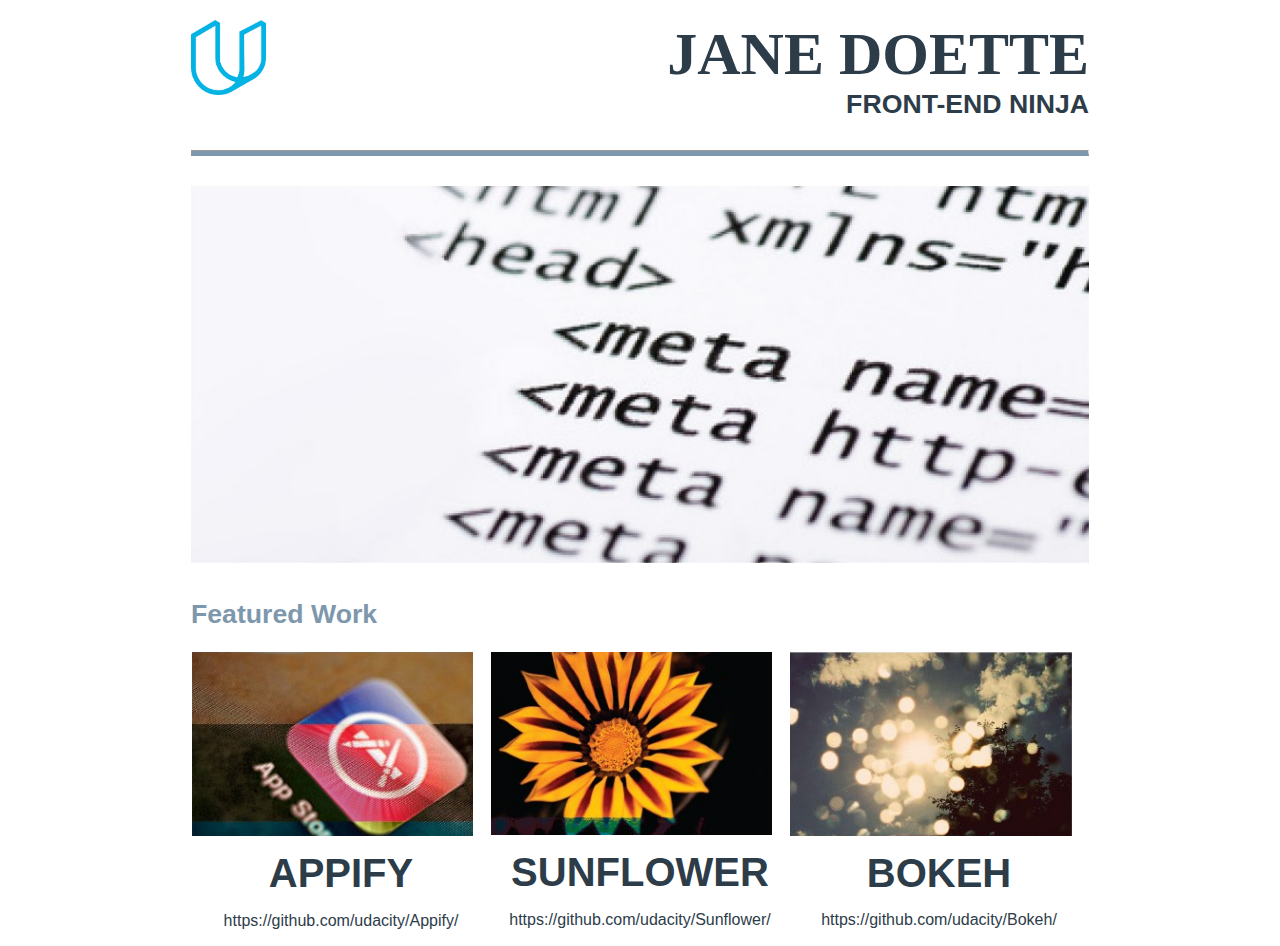
<file: Project 3 - Build a Porfolio Site/index.html>
<!DOCTYPE html>
<html>
<head>
  <meta name="viewport" content="width=device-width, initial-scale=1">
  <meta charset="UTF-8">
  <title>Project 2 - My porfolio</title>
  <link rel="stylesheet" href="style/styles.css" />
</head>
<body>
  <div class="flex-container space-padding">
    <header id="header-logo">
      <img id="logo-img" src="image/udacity.png" alt="udacity logo" />
    </header>
    <div id="header-title">
      <h1 class="title">JANE DOETTE</h1>
      <h1 class="subtitle">FRONT-END NINJA</h1>
    </div>
    <hr id="separator" />
    <section id="banner">
      <img src="image/banner.png" alt="Banner" />
    </section>
  	<section id="featured-work">
      <h2>Featured Work</h2>
      <div class="flex-container">
    	<article class="work-article">
          <div><img class="img-responsive" src="image/work1.png" alt="Appify" /></div>
          <h3>APPIFY</h3>
          <p class="work-info"><a href="https://github.com/udacity/Appify/">https://github.com/udacity/Appify/</a></p>
        </article>
    	<article class="work-article">
          <div><img class="img-responsive" src="image/work2.png" alt="Sunflower" /></div>
          <h3>SUNFLOWER</h3>
          <p class="work-info"><a href="https://github.com/udacity/Sunflower/">https://github.com/udacity/Sunflower/</a></p>
        </article>
    	<article class="work-article">
          <div><img class="img-responsive" src="image/work3.png" alt="Bokeh" /></div>
          <h3>BOKEH</h3>
          <div class="work-info"><a href="https://github.com/udacity/Bokeh/">https://github.com/udacity/Bokeh/</a></div>
        </article>
      </div>
  	</section>
  </div>
</body>
</html>
</file>
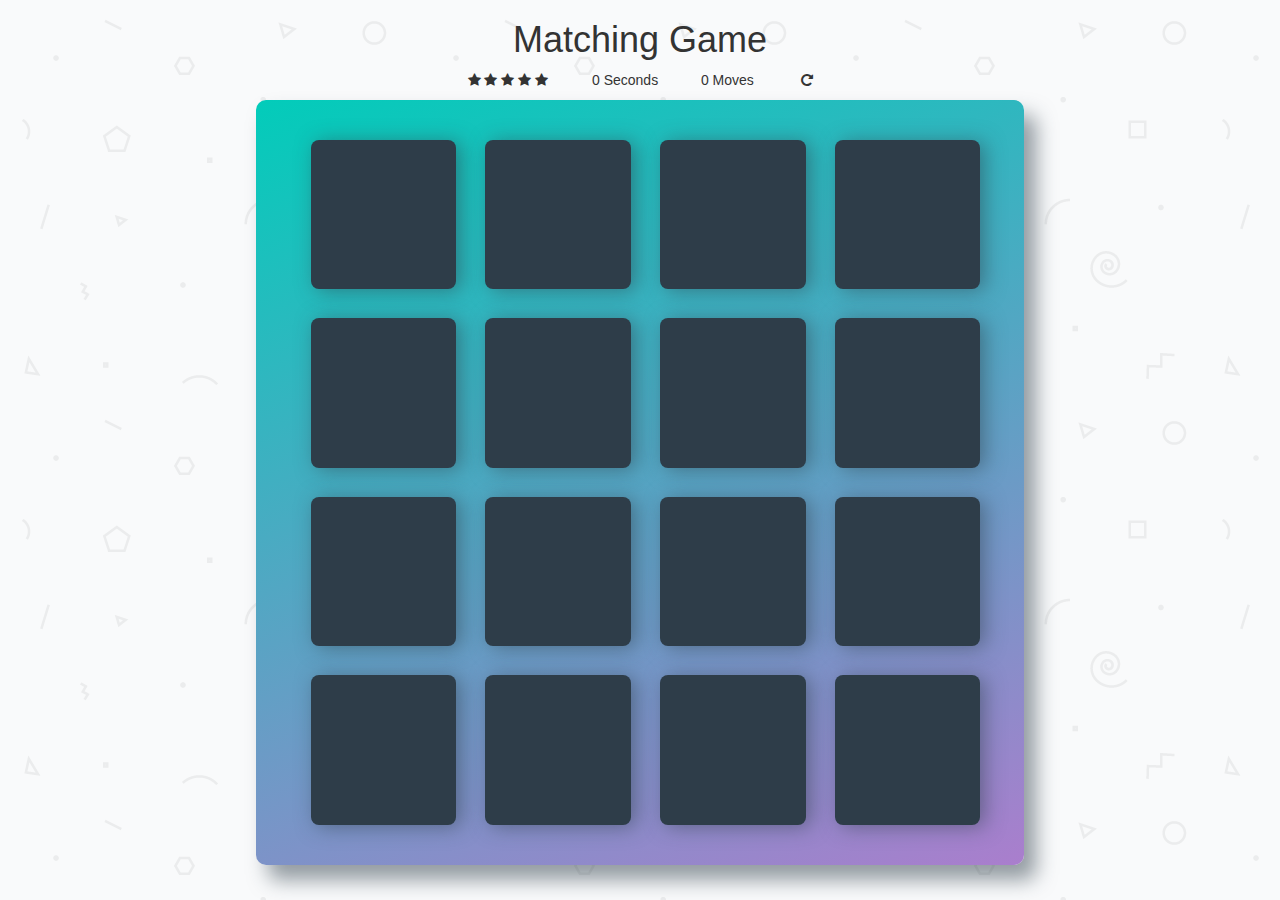
<file: Project 5 - Memory Game/index.html>
<!DOCTYPE html>
<html lang="en">
<head>
    <meta charset="utf-8">
	<meta name="viewport" content="width=device-width, initial-scale=1.0">
    <title>Matching Game</title>
    <meta name="description" content="Memory Game">
    <link rel="stylesheet prefetch" href="https://maxcdn.bootstrapcdn.com/font-awesome/4.6.1/css/font-awesome.min.css">
    <link rel="stylesheet prefetch" href="https://fonts.googleapis.com/css?family=Coda">
    <link rel="stylesheet" href="css/app.css">
	<link rel="stylesheet" href="css/animate.css">
	
	<script src="https://code.jquery.com/jquery-3.2.1.min.js" integrity="sha256-hwg4gsxgFZhOsEEamdOYGBf13FyQuiTwlAQgxVSNgt4=" crossorigin="anonymous"></script>
	
	<link rel="stylesheet" href="https://maxcdn.bootstrapcdn.com/bootstrap/3.1.1/css/bootstrap.min.css">
	<script src="https://maxcdn.bootstrapcdn.com/bootstrap/3.1.1/js/bootstrap.min.js"></script>
</head>
<body>
    <div class="game-container">
        <header>
            <h1>Matching Game</h1>
        </header>

        <section class="score-panel">
        	<ul class="stars">
        		<li><i class="fa fa-star"></i></li>
        		<li><i class="fa fa-star"></i></li>
        		<li><i class="fa fa-star"></i></li>
        		<li><i class="fa fa-star"></i></li>
        		<li><i class="fa fa-star"></i></li>
        	</ul>
			
			&nbsp;&nbsp;&nbsp;&nbsp;&nbsp;&nbsp;&nbsp;&nbsp;&nbsp;<span class="game_timer">0</span> Seconds &nbsp;&nbsp;&nbsp;&nbsp;&nbsp;&nbsp;&nbsp;&nbsp;&nbsp;
			
        	<span class="moves">0</span> Moves

            <div class="restart">
        		<i class="fa fa-repeat"></i>
        	</div>
        </section>

        <ul class="deck">
            <li class="card">
                <i class="fa fa-diamond"></i>
            </li>
            <li class="card">
                <i class="fa fa-paper-plane-o"></i>
            </li>
            <li class="card">
                <i class="fa fa-anchor"></i>
            </li>
            <li class="card">
                <i class="fa fa-bolt"></i>
            </li>
            <li class="card">
                <i class="fa fa-cube"></i>
            </li>
            <li class="card">
                <i class="fa fa-anchor"></i>
            </li>
            <li class="card">
                <i class="fa fa-leaf"></i>
            </li>
            <li class="card">
                <i class="fa fa-bicycle"></i>
            </li>
            <li class="card">
                <i class="fa fa-diamond"></i>
            </li>
            <li class="card">
                <i class="fa fa-bomb"></i>
            </li>
            <li class="card">
                <i class="fa fa-leaf"></i>
            </li>
            <li class="card">
                <i class="fa fa-bomb"></i>
            </li>
            <li class="card">
                <i class="fa fa-bolt"></i>
            </li>
            <li class="card">
                <i class="fa fa-bicycle"></i>
            </li>
            <li class="card">
                <i class="fa fa-paper-plane-o"></i>
            </li>
            <li class="card">
                <i class="fa fa-cube"></i>
            </li>
        </ul>
    </div>

	<!-- Congratulation Modal -->
    <div id="congrat-modal" class="modal fade">
      <div class="modal-dialog">
        <div class="modal-content">
          <div class="modal-header">
            <button type="button" class="close" data-dismiss="modal" aria-hidden="true">&times;</button>
            <h4 class="modal-title">Congratulation</h4>
          </div>
          <div class="modal-body text-center">
            <h1>You WIN! Keep practicing!</h1>
			<h2>You got <strong><span id="star-got"></span></strong> star with <strong><span id="move-gone"></span></strong> moves, after <strong><span id="time-gone"></span></strong> seconds</h2>
            <img class="win" src="img/win.png" />
          </div>
          <div class="modal-footer text-center">
            <button type="button" class="btn btn-default restart" data-dismiss="modal">Continue</button>
          </div>
        </div>
      </div>
    </div>
	
    <script src="js/app.js"></script>
</body>
</html>
</file>
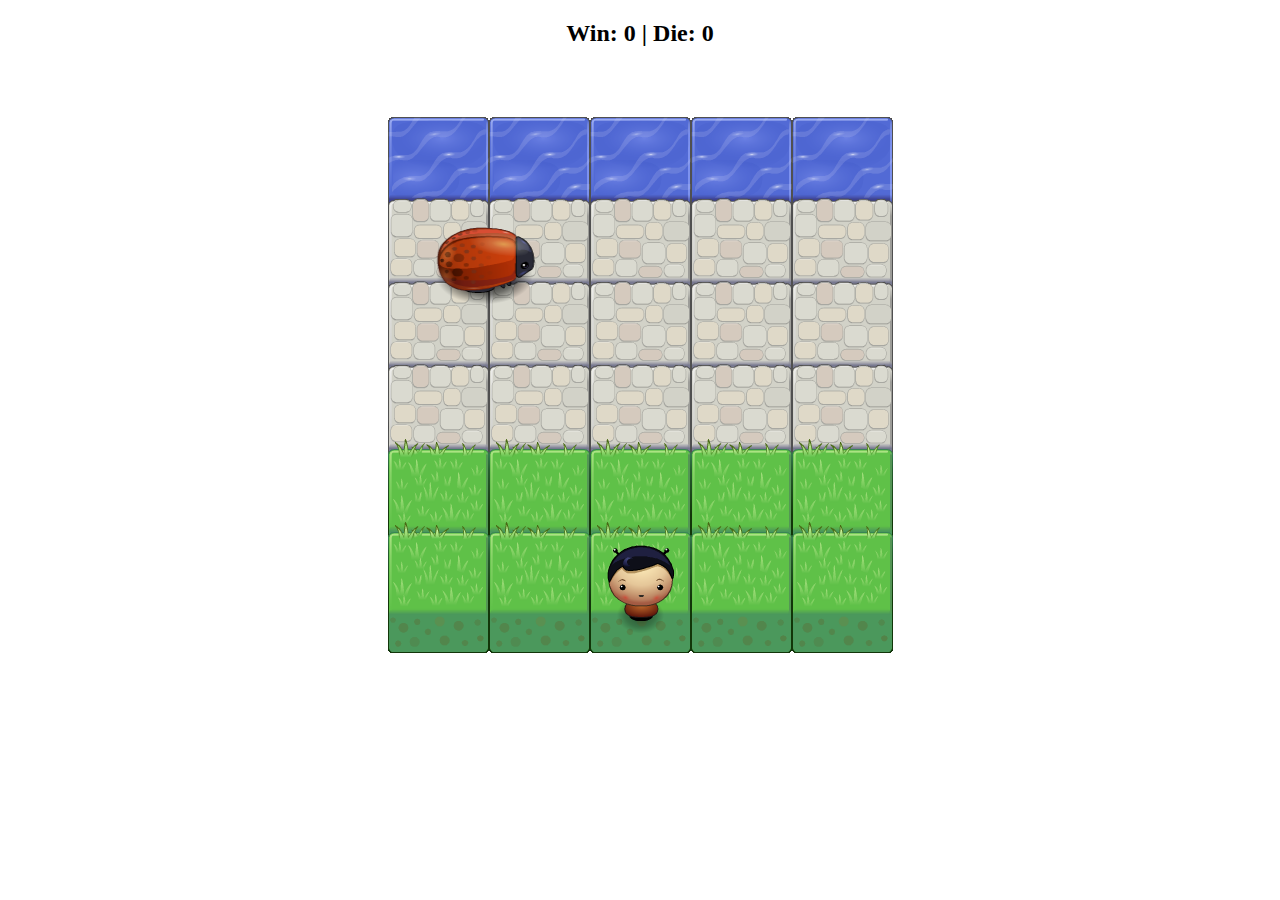
<file: Project 6 - Arcade Game/index.html>
<!DOCTYPE html>
<html>
<head>
    <meta charset="UTF-8">
    <title>Effective JavaScript: Frogger</title>
    <link rel="stylesheet" href="css/style.css">
</head>
<body>
	<h2>Win: <span id="win">0</span> | Die: <span id="die">0</span></h2>
    <script src="js/resources.js"></script>
    <script src="js/app.js"></script>
    <script src="js/engine.js"></script>
</body>
</html>
</file>
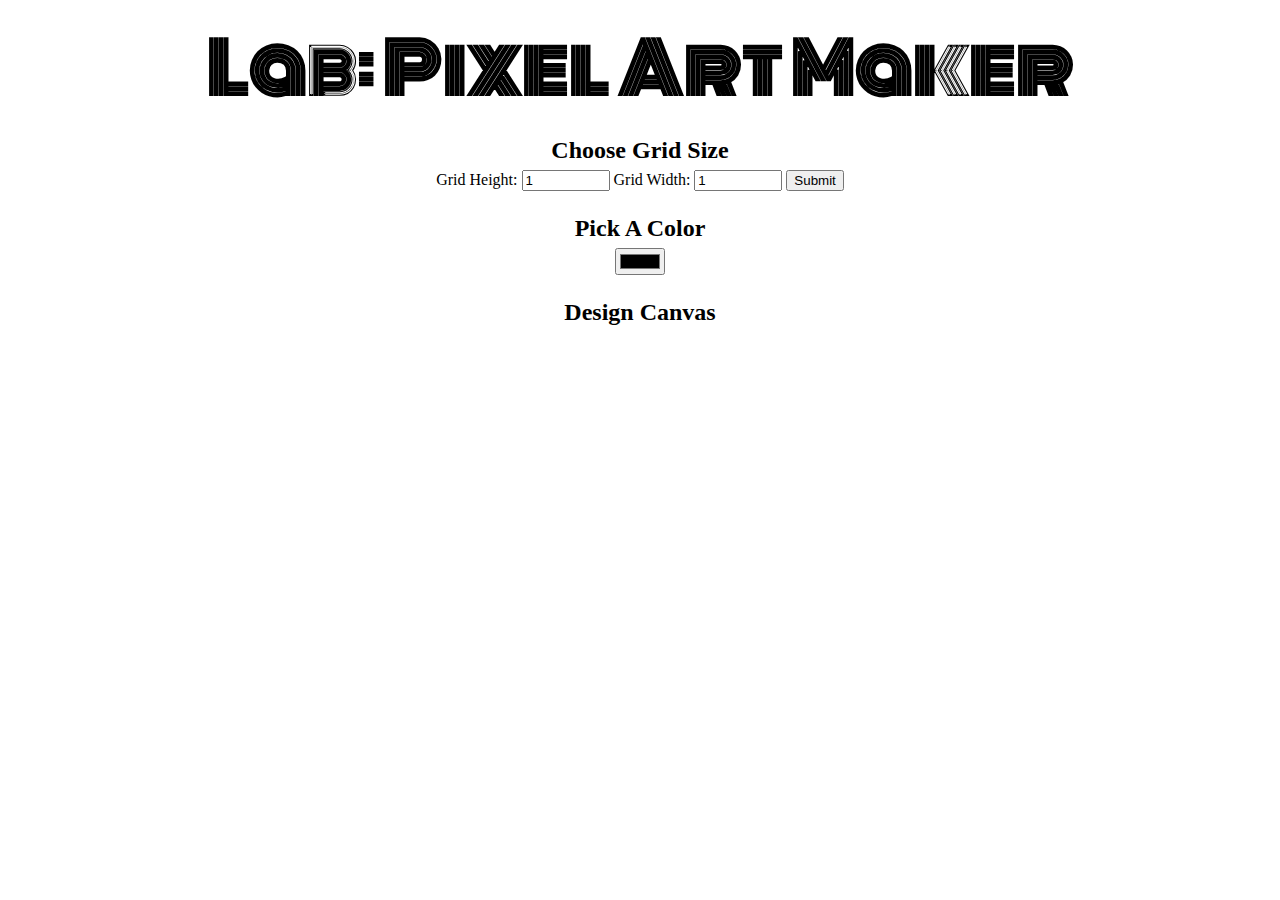
<file: Project 4 - Pixel Art Maker/1. Normal version/index.html>
<!DOCTYPE html>
<html>
<head>
    <title>Pixel Art Maker!</title>
    <link rel="stylesheet" href="https://fonts.googleapis.com/css?family=Monoton">
    <link rel="stylesheet" href="styles.css">
	<script src="https://code.jquery.com/jquery-3.2.1.min.js" integrity="sha256-hwg4gsxgFZhOsEEamdOYGBf13FyQuiTwlAQgxVSNgt4=" crossorigin="anonymous"></script>
</head>
<body>
    <h1>Lab: Pixel Art Maker</h1>

    <h2>Choose Grid Size</h2>
    <form id="sizePicker">
        Grid Height:
        <input type="number" id="input_height" name="height" min="1" value="1">
        Grid Width:
        <input type="number" id="input_width" name="width" min="1" value="1">
        <input type="submit" id="submit">
    </form>

    <h2>Pick A Color</h2>
    <input type="color" id="colorPicker">

    <h2>Design Canvas</h2>
    <table id="pixel_canvas"></table>

    <script src="designs.js"></script>
</body>
</html>
</file>
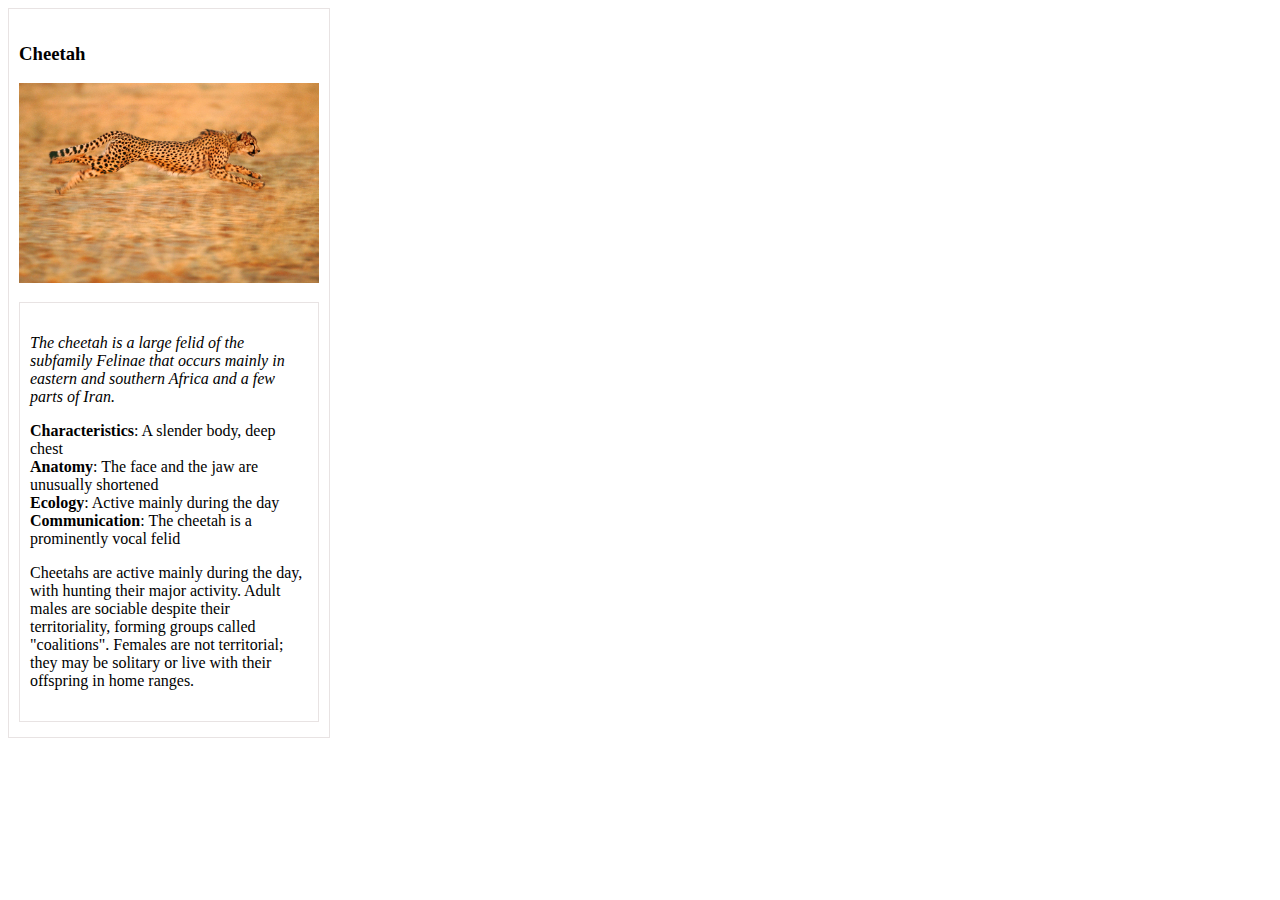
<file: Project 2 - Animal Trading Cards/card.html>
<!DOCTYPE html>
<html>
<head>
	<meta charset="utf-8">
	<title>Animal Trading Cards</title>

	<link rel="stylesheet" href="styles.css" />
</head>
<body>
	<div class="border main-frame">
		<!-- your favorite animal's name goes here -->
		<h3>Cheetah</h3>
		<!-- your favorite animal's image goes here -->
		<img class="picture" src="cheetah.jpg" alt="cheetah">
		<div class="border">
			<!-- your favorite animal's interesting fact goes here -->
			<p class="interesting-fact">The cheetah is a large felid of the subfamily Felinae that occurs mainly in eastern and southern Africa and a few parts of Iran.</p>
			<ul class="fact-list">
				<!-- your favorite animal's list items go here -->
				<li class="fact-item"><span class="animal-fact">Characteristics</span>: A slender body, deep chest</li>
				<li class="fact-item"><span class="animal-fact">Anatomy</span>: The face and the jaw are unusually shortened</li>
				<li class="fact-item"><span class="animal-fact">Ecology</span>: Active mainly during the day</li>
				<li class="fact-item"><span class="animal-fact">Communication</span>: The cheetah is a prominently vocal felid</li>
			</ul>
			<!-- your favorite animal's description goes here -->
			<p>Cheetahs are active mainly during the day, with hunting their major activity. Adult males are sociable despite their territoriality, forming groups called "coalitions". Females are not territorial; they may be solitary or live with their offspring in home ranges.</p>
		</div>
	</div>
</body>
</html>
</file>
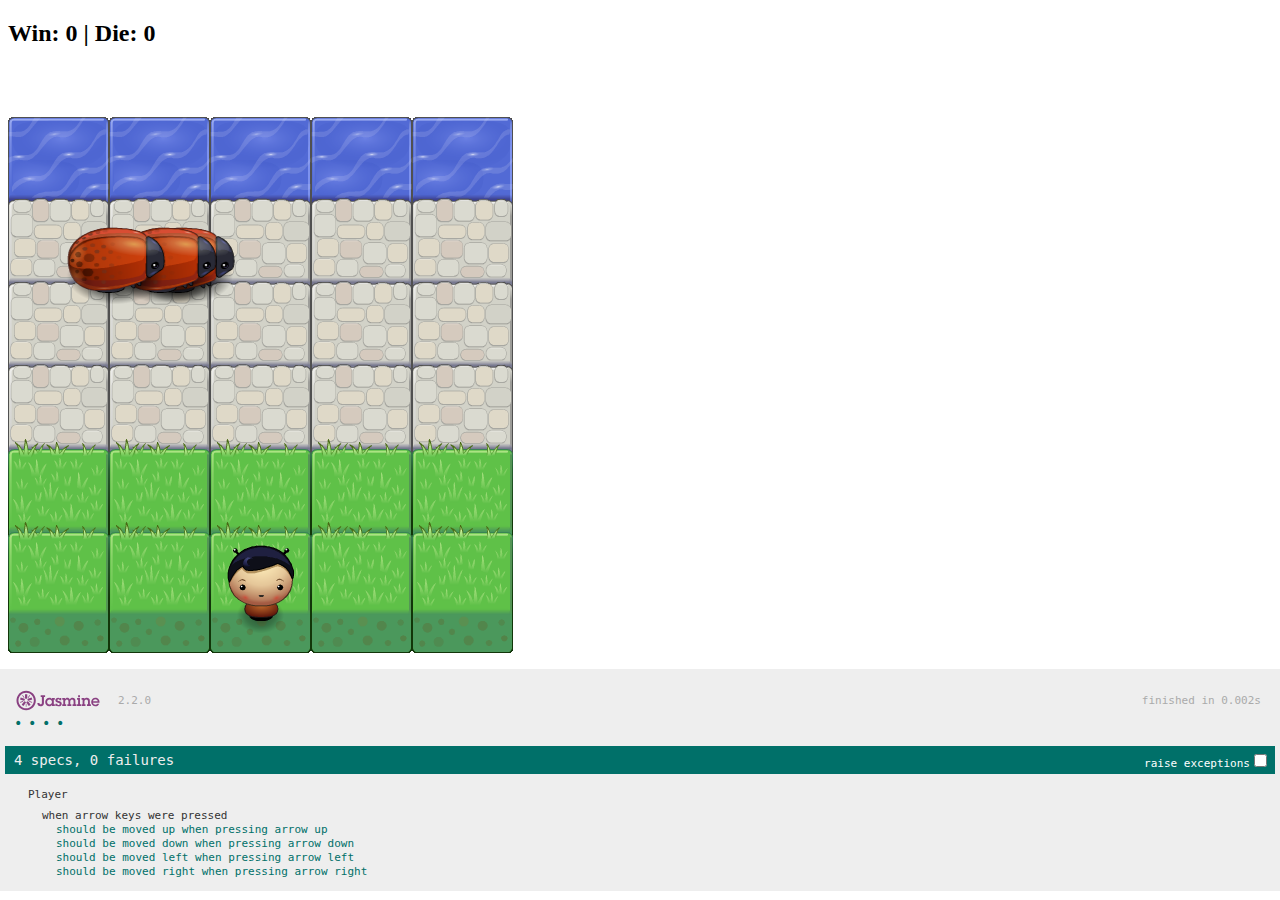
<file: Project 6 - Arcade Game/SpecRunner.html>
<!DOCTYPE html>
<html>
<head>
  <meta charset="utf-8">
  <title>Arcade Game Spec Runner v2.2.0</title>

  <link rel="shortcut icon" type="image/png" href="lib/jasmine-2.2.0/jasmine_favicon.png">
  <link rel="stylesheet" href="lib/jasmine-2.2.0/jasmine.css">

  <script src="lib/jasmine-2.2.0/jasmine.js"></script>
  <script src="lib/jasmine-2.2.0/jasmine-html.js"></script>
  <script src="lib/jasmine-2.2.0/boot.js"></script>
  <script src="lib/jquery-3.2.1.min.js"></script>
</head>

<body>
  <h2>Win: <span id="win">0</span> | Die: <span id="die">0</span></h2>

  <!-- include source files here... -->
  <script src="js/resources.js"></script>
  <script src="js/app.js"></script>
  <script src="js/engine.js"></script>

  <!-- include spec files here... -->
  <script src="spec/SpecHelper.js"></script>
  <script src="spec/AppSpec.js"></script>
</body>
</html>
</file>
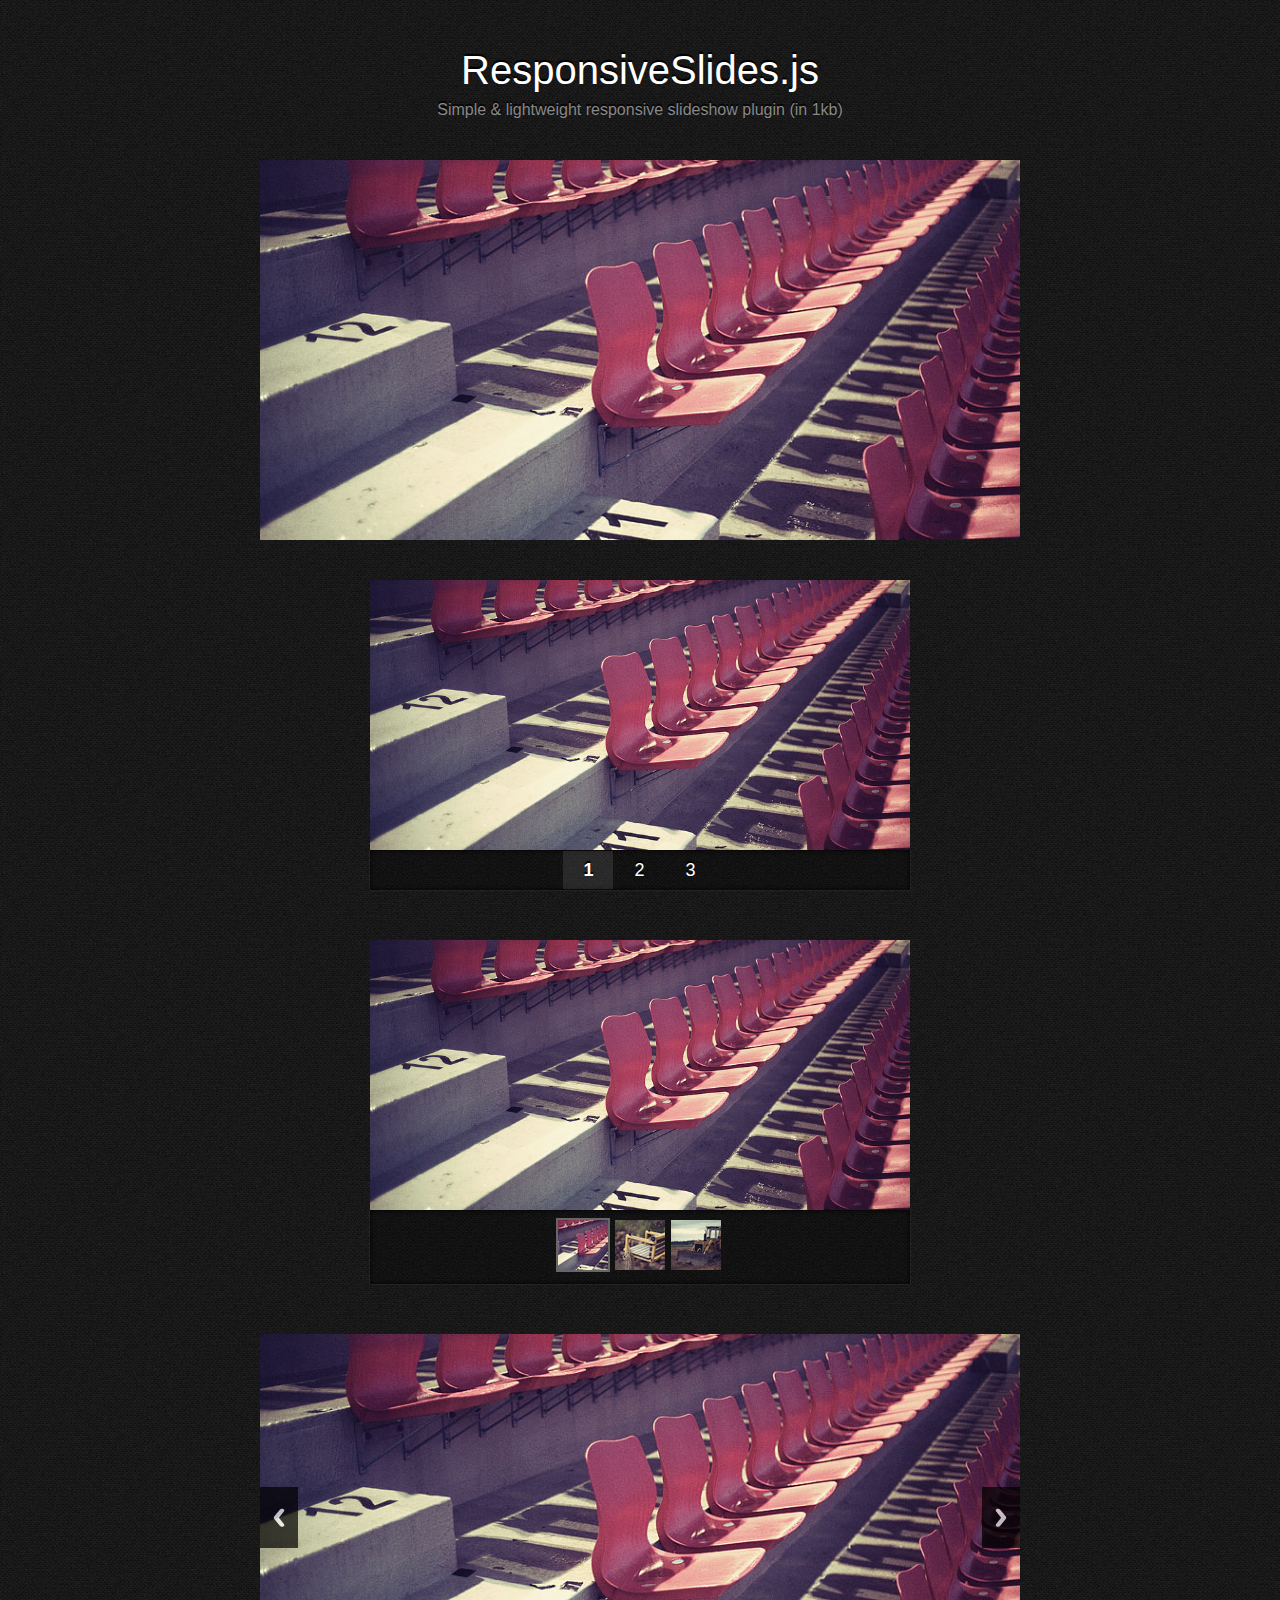
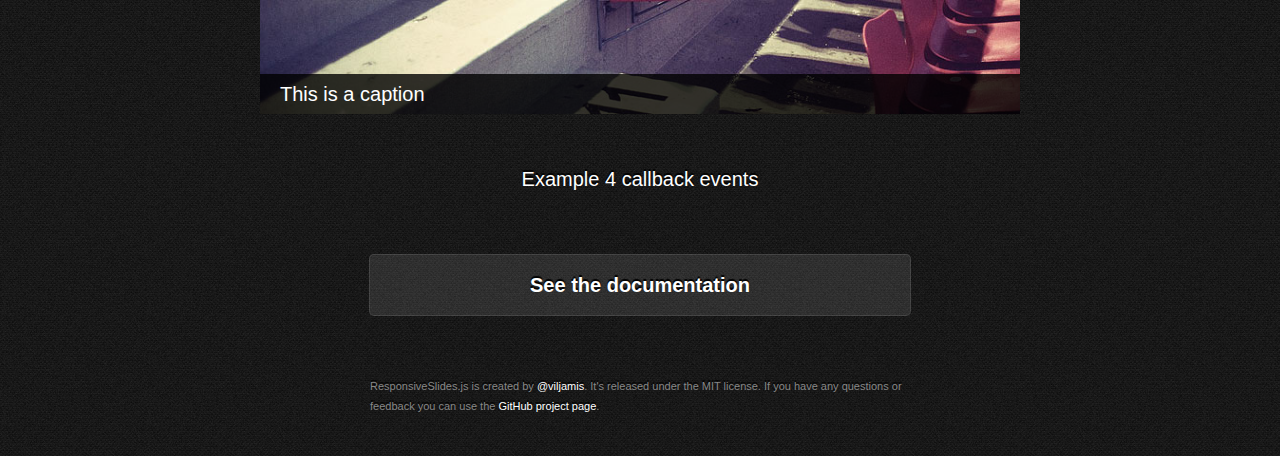
<file: Project 8 - Neighborhood Map/plugins/responsiveslides/demo/demo.html>
<!DOCTYPE html>
<html lang="en">
<head>
  <meta charset="utf-8">
  <title>ResponsiveSlides.js &middot; Responsive jQuery slideshow</title>
  <meta name="viewport" content="width=device-width,initial-scale=1">
  <link rel="stylesheet" href="../responsiveslides.css">
  <link rel="stylesheet" href="demo.css">
  <script src="http://ajax.googleapis.com/ajax/libs/jquery/3.0.0/jquery.min.js"></script>
  <script src="../responsiveslides.min.js"></script>
  <script>
    // You can also use "$(window).load(function() {"
    $(function () {

      // Slideshow 1
      $("#slider1").responsiveSlides({
        maxwidth: 800,
        speed: 800
      });

      // Slideshow 2
      $("#slider2").responsiveSlides({
        auto: false,
        pager: true,
        speed: 300,
        maxwidth: 540
      });

      // Slideshow 3
      $("#slider3").responsiveSlides({
        manualControls: '#slider3-pager',
        maxwidth: 540
      });

      // Slideshow 4
      $("#slider4").responsiveSlides({
        auto: false,
        pager: false,
        nav: true,
        speed: 500,
        namespace: "callbacks",
        before: function () {
          $('.events').append("<li>before event fired.</li>");
        },
        after: function () {
          $('.events').append("<li>after event fired.</li>");
        }
      });

    });
  </script>
</head>
<body>
  <div id="wrapper">
    <h1>ResponsiveSlides.js</h1>
    <h2>Simple &amp; lightweight responsive slideshow plugin (in 1kb)</h2>



    <!-- Slideshow 1 -->
    <ul class="rslides" id="slider1">
      <li><img src="images/1.jpg" alt=""></li>
      <li><img src="images/2.jpg" alt=""></li>
      <li><img src="images/3.jpg" alt=""></li>
    </ul>



    <!-- Slideshow 2 -->
    <ul class="rslides" id="slider2">
      <li><a href="#"><img src="images/1.jpg" alt=""></a></li>
      <li><a href="#"><img src="images/2.jpg" alt=""></a></li>
      <li><a href="#"><img src="images/3.jpg" alt=""></a></li>
    </ul>



    <!-- Slideshow 3 -->
    <ul class="rslides" id="slider3">
      <li><img src="images/1.jpg" alt=""></li>
      <li><img src="images/2.jpg" alt=""></li>
      <li><img src="images/3.jpg" alt=""></li>
    </ul>

    <!-- Slideshow 3 Pager -->
    <ul id="slider3-pager">
      <li><a href="#"><img src="images/1_thumb.jpg" alt=""></a></li>
      <li><a href="#"><img src="images/2_thumb.jpg" alt=""></a></li>
      <li><a href="#"><img src="images/3_thumb.jpg" alt=""></a></li>
    </ul>



    <!-- Slideshow 4 -->
    <div class="callbacks_container">
      <ul class="rslides" id="slider4">
        <li>
          <img src="images/1.jpg" alt="">
          <p class="caption">This is a caption</p>
        </li>
        <li>
          <img src="images/2.jpg" alt="">
          <p class="caption">This is another caption</p>
        </li>
        <li>
          <img src="images/3.jpg" alt="">
          <p class="caption">The third caption</p>
        </li>
      </ul>
    </div>

    <!-- This is here just to demonstrate the callbacks -->
    <ul class="events">
      <li><h3>Example 4 callback events</h3></li>
    </ul>



    <a href="http://responsiveslides.com/" id="download">See the documentation</a>
    <p class="footer">ResponsiveSlides.js is created by <a href="http://viljamis.com">@viljamis</a>. It's released under the MIT license. If you have any questions or feedback you can use the <a href="https://github.com/viljami/ResponsiveSlides.js">GitHub project page</a>.</p>
  </div>
</body>
</html>
</file>
<file: Project 3 - Build a Porfolio Site/style/styles.css>
@media screen and (max-width: 600px) {
  #header-title .title {
    font-size: 25pt;
  }

  #header-title .subtitle {
    font-size: 15pt;
  }
}

@media screen and (min-width: 601px) {
  #header-title .title {
    font-size: 45pt;
  }

  #header-title .subtitle {
    font-size: 20pt;
  }
}

body {
  margin: auto;
  max-width: 898px;
  color: #2d3c49;
  font-family: Arial;
}

.flex-container {
  display: flex;
  flex-wrap: wrap;
  justify-content: center;
}

.space-padding {
  margin-top: 20px;
}

#separator {
  border-bottom: thick solid #7d97ad;
  width: 100%;
  margin-top: 30px;
  margin-bottom: 30px;
}

h2 {
  font-family: sans-serif;
  font-size: 20pt;
  color: #7d97ad;
}

h3 {
  font-size: 2.5em;
  text-align: center;
  margin-top: 15px;
  margin-bottom: 15px;
}

.work-info {
  font-size: 1em;
  text-align: center;
}

a {
  color: #2d3c49;
  text-decoration: none;
}

#header-logo {
  width: 30%;
}

#logo-img {
  width: 75px;
}

#header-title {
  width: 70%;
  text-align: right;
}

h1.title {
  font-family: Montserrat;
  margin: 0;
}

h1.subtitle {
  font-family: sans-serif;
  margin: 0;
}

#banner img {
  width: 100%;
  margin-bottom: 10px;
}

#featured-work {
  width: 100%;
}

.work-article {
  width: 299px;
  text-align: center;
}

.img-responsive {
  max-width: 100%;
  height: auto;
  display: block;
}
</file>
<file: Project 5 - Memory Game/css/app.css>
html {
    box-sizing: border-box;
}

*,
*::before,
*::after {
    box-sizing: inherit;
}

html,
body {
    width: 100%;
    height: 100%;
    margin: 0;
    padding: 0;
}

body {
    background: #ffffff url('../img/geometry2.png'); /* Background pattern from Subtle Patterns */
    font-family: 'Coda', cursive;
}

.game-container {
    display: flex;
    justify-content: center;
    align-items: center;
    flex-direction: column;
}

h1 {
    font-family: 'Open Sans', sans-serif;
    font-weight: 300;
}

/*
 * Styles for the deck of cards
 */

 @media screen and (min-width:681px) {
	.deck {
		width: 60%;
	}
}

 @media screen and (max-width:680px) {
	.deck {
		width: 98%;
	}
	.score-panel {
		font-size: 1.1em;
	}
}

.deck {
	padding-top: 2%;
	padding-bottom: 2%;
    display: flex;
    flex-wrap: wrap;
    align-items: center;
	background: linear-gradient(160deg, #02ccba 0%, #aa7ecd 100%);
	border-radius: 10px;
    box-shadow: 12px 15px 20px 0 rgba(46, 61, 73, 0.5);
}

.deck .card {
    width: 20%;
	margin: 2%;
	padding-top: 8%;
	padding-bottom: 8%;
    background: #2e3d49;
    color: #2e3d49;
    border-radius: 8px;
    cursor: pointer;
    display: flex;
    justify-content: center;
    align-items: center;
    box-shadow: 5px 2px 20px 0 rgba(46, 61, 73, 0.5);
    font-size: 33px;
}

.deck .card.open-card {
    transform: rotateY(0);
    background: #02b3e4;
    cursor: default;
}

.deck .card.show-card {
    font-size: 33px;
    color: #fff;
}

.deck .card.disappear-card {
    visibility: hidden;
}

/*
 * Styles for the Score Panel
 */

.score-panel {
    text-align: left;
    width: 345px;
    margin-bottom: 10px;
}

.score-panel .stars {
    margin: 0;
    padding: 0;
    display: inline-block;
    margin: 0 5px 0 0;
}

.score-panel .stars li {
    list-style: none;
    display: inline-block;
}

.score-panel .restart {
    float: right;
    cursor: pointer;
}

.win {
  width: 150px;
}

.gameover {
  width: 200px;
}

.text-center {
  text-align: center !important;
}
</file>
<file: Project 6 - Arcade Game/css/style.css>
body {
    text-align: center;
}
</file>
<file: Project 4 - Pixel Art Maker/1. Normal version/styles.css>
body {
    text-align: center;
}

h1 {
    font-family: Monoton;
    font-size: 70px;
    margin: 0.2em;
}

h2 {
    margin: 1em 0 0.25em;
}

h2:first-of-type {
    margin-top: 0.5em;
}

table,
tr,
td {
    border: 1px solid black;
}

table {
    border-collapse: collapse;
    margin: 0 auto;
}

tr {
    height: 20px;
}

td {
    width: 20px;
}

input[type=number] {
    width: 6em;
}
</file>
<file: Project 2 - Animal Trading Cards/styles.css>
/* add your CSS here */
.picture {
	width: 300px;
	margin-bottom: 15px;
}

.border {
	border-style: solid;
	border-width: thin;
	border-color: rgb(232, 227, 227);
	padding: 15px 10px;
}

.main-frame {
	width: 300px;
}

.interesting-fact {
	font-style: italic;
}

.animal-fact {
	font-weight: bold;
}

.fact-list {
	padding-left: 0;
}

.fact-item {
	list-style-type: none;
}
</file>
<file: Project 6 - Arcade Game/lib/jasmine-2.2.0/jasmine.css>
body { overflow-y: scroll; }

.jasmine_html-reporter { background-color: #eee; padding: 5px; margin: -8px; font-size: 11px; font-family: Monaco, "Lucida Console", monospace; line-height: 14px; color: #333; }
.jasmine_html-reporter a { text-decoration: none; }
.jasmine_html-reporter a:hover { text-decoration: underline; }
.jasmine_html-reporter p, .jasmine_html-reporter h1, .jasmine_html-reporter h2, .jasmine_html-reporter h3, .jasmine_html-reporter h4, .jasmine_html-reporter h5, .jasmine_html-reporter h6 { margin: 0; line-height: 14px; }
.jasmine_html-reporter .banner, .jasmine_html-reporter .symbol-summary, .jasmine_html-reporter .summary, .jasmine_html-reporter .result-message, .jasmine_html-reporter .spec .description, .jasmine_html-reporter .spec-detail .description, .jasmine_html-reporter .alert .bar, .jasmine_html-reporter .stack-trace { padding-left: 9px; padding-right: 9px; }
.jasmine_html-reporter .banner { position: relative; }
.jasmine_html-reporter .banner .title { background: url('[data-uri]') no-repeat; background: url('[data-uri]') no-repeat, none; -moz-background-size: 100%; -o-background-size: 100%; -webkit-background-size: 100%; background-size: 100%; display: block; float: left; width: 90px; height: 25px; }
.jasmine_html-reporter .banner .version { margin-left: 14px; position: relative; top: 6px; }
.jasmine_html-reporter .banner .duration { position: absolute; right: 14px; top: 6px; }
.jasmine_html-reporter #jasmine_content { position: fixed; right: 100%; }
.jasmine_html-reporter .version { color: #aaa; }
.jasmine_html-reporter .banner { margin-top: 14px; }
.jasmine_html-reporter .duration { color: #aaa; float: right; }
.jasmine_html-reporter .symbol-summary { overflow: hidden; *zoom: 1; margin: 14px 0; }
.jasmine_html-reporter .symbol-summary li { display: inline-block; height: 8px; width: 14px; font-size: 16px; }
.jasmine_html-reporter .symbol-summary li.passed { font-size: 14px; }
.jasmine_html-reporter .symbol-summary li.passed:before { color: #007069; content: "\02022"; }
.jasmine_html-reporter .symbol-summary li.failed { line-height: 9px; }
.jasmine_html-reporter .symbol-summary li.failed:before { color: #ca3a11; content: "\d7"; font-weight: bold; margin-left: -1px; }
.jasmine_html-reporter .symbol-summary li.disabled { font-size: 14px; }
.jasmine_html-reporter .symbol-summary li.disabled:before { color: #bababa; content: "\02022"; }
.jasmine_html-reporter .symbol-summary li.pending { line-height: 17px; }
.jasmine_html-reporter .symbol-summary li.pending:before { color: #ba9d37; content: "*"; }
.jasmine_html-reporter .symbol-summary li.empty { font-size: 14px; }
.jasmine_html-reporter .symbol-summary li.empty:before { color: #ba9d37; content: "\02022"; }
.jasmine_html-reporter .exceptions { color: #fff; float: right; margin-top: 5px; margin-right: 5px; }
.jasmine_html-reporter .bar { line-height: 28px; font-size: 14px; display: block; color: #eee; }
.jasmine_html-reporter .bar.failed { background-color: #ca3a11; }
.jasmine_html-reporter .bar.passed { background-color: #007069; }
.jasmine_html-reporter .bar.skipped { background-color: #bababa; }
.jasmine_html-reporter .bar.errored { background-color: #ca3a11; }
.jasmine_html-reporter .bar.menu { background-color: #fff; color: #aaa; }
.jasmine_html-reporter .bar.menu a { color: #333; }
.jasmine_html-reporter .bar a { color: white; }
.jasmine_html-reporter.spec-list .bar.menu.failure-list, .jasmine_html-reporter.spec-list .results .failures { display: none; }
.jasmine_html-reporter.failure-list .bar.menu.spec-list, .jasmine_html-reporter.failure-list .summary { display: none; }
.jasmine_html-reporter .running-alert { background-color: #666; }
.jasmine_html-reporter .results { margin-top: 14px; }
.jasmine_html-reporter.showDetails .summaryMenuItem { font-weight: normal; text-decoration: inherit; }
.jasmine_html-reporter.showDetails .summaryMenuItem:hover { text-decoration: underline; }
.jasmine_html-reporter.showDetails .detailsMenuItem { font-weight: bold; text-decoration: underline; }
.jasmine_html-reporter.showDetails .summary { display: none; }
.jasmine_html-reporter.showDetails #details { display: block; }
.jasmine_html-reporter .summaryMenuItem { font-weight: bold; text-decoration: underline; }
.jasmine_html-reporter .summary { margin-top: 14px; }
.jasmine_html-reporter .summary ul { list-style-type: none; margin-left: 14px; padding-top: 0; padding-left: 0; }
.jasmine_html-reporter .summary ul.suite { margin-top: 7px; margin-bottom: 7px; }
.jasmine_html-reporter .summary li.passed a { color: #007069; }
.jasmine_html-reporter .summary li.failed a { color: #ca3a11; }
.jasmine_html-reporter .summary li.empty a { color: #ba9d37; }
.jasmine_html-reporter .summary li.pending a { color: #ba9d37; }
.jasmine_html-reporter .description + .suite { margin-top: 0; }
.jasmine_html-reporter .suite { margin-top: 14px; }
.jasmine_html-reporter .suite a { color: #333; }
.jasmine_html-reporter .failures .spec-detail { margin-bottom: 28px; }
.jasmine_html-reporter .failures .spec-detail .description { background-color: #ca3a11; }
.jasmine_html-reporter .failures .spec-detail .description a { color: white; }
.jasmine_html-reporter .result-message { padding-top: 14px; color: #333; white-space: pre; }
.jasmine_html-reporter .result-message span.result { display: block; }
.jasmine_html-reporter .stack-trace { margin: 5px 0 0 0; max-height: 224px; overflow: auto; line-height: 18px; color: #666; border: 1px solid #ddd; background: white; white-space: pre; }
</file>
<file: Project 8 - Neighborhood Map/plugins/responsiveslides/responsiveslides.css>
/*! http://responsiveslides.com v1.55 by @viljamis */

.rslides {
  position: relative;
  list-style: none;
  overflow: hidden;
  width: 100%;
  padding: 0;
  margin: 0;
  }

.rslides li {
  -webkit-backface-visibility: hidden;
  position: absolute;
  display: none;
  width: 100%;
  left: 0;
  top: 0;
  }

.rslides li:first-child {
  position: relative;
  display: block;
  float: left;
  }

.rslides img {
  display: block;
  height: auto;
  float: left;
  width: 100%;
  border: 0;
  }
</file>
<file: Project 8 - Neighborhood Map/plugins/responsiveslides/demo/demo.css>
* {
  margin: 0;
  padding: 0;
}

html {
  background: #222 url("images/bg.png") repeat;
}

body {
  _width: 70%;
  color: #888;
  font: 14px/20px Helvetica, Arial, sans-serif;
  margin: 20px auto 0;
  max-width: 800px;
  text-align: center;
  text-shadow: 0 -2px 1px #000;
  -webkit-font-smoothing: antialiased;
  }

h1 {
  font: 40px/60px "Helvetica Neue", Helvetica, Arial, sans-serif;
  color: #fff;
  font-weight: 200;
  }

h2 {
  font: 16px/20px "Helvetica Neue", Helvetica, Arial, sans-serif;
  margin-bottom: 40px;
  }

#wrapper {
  padding: 20px;
  }

p,h3,h4,pre {
  text-align: left;
  max-width: 540px;
  margin: 0 auto 20px;
  }

.rslides {
  margin: 0 auto 40px;
  }

#slider2,
#slider3 {
  box-shadow: none;
  -moz-box-shadow: none;
  -webkit-box-shadow: none;
  margin: 0 auto;
  }

.rslides_tabs {
  list-style: none;
  padding: 0;
  background: rgba(0,0,0,.25);
  box-shadow: 0 0 1px rgba(255,255,255,.3), inset 0 0 5px rgba(0,0,0,1.0);
  -moz-box-shadow: 0 0 1px rgba(255,255,255,.3), inset 0 0 5px rgba(0,0,0,1.0);
  -webkit-box-shadow: 0 0 1px rgba(255,255,255,.3), inset 0 0 5px rgba(0,0,0,1.0);
  font-size: 18px;
  list-style: none;
  margin: 0 auto 50px;
  max-width: 540px;
  padding: 10px 0;
  text-align: center;
  width: 100%;
  }

.rslides_tabs li {
  display: inline;
  float: none;
  margin-right: 1px;
  }

.rslides_tabs a {
  width: auto;
  line-height: 20px;
  padding: 9px 20px;
  height: auto;
  background: transparent;
  display: inline;
  }

.rslides_tabs li:first-child {
  margin-left: 0;
  }

.rslides_tabs .rslides_here a {
  background: rgba(255,255,255,.1);
  color: #fff;
  font-weight: bold;
  }

a {
  color: #fff;
  text-decoration: none;
  }

#download {
  background: #333;
  background: rgba(255,255,255,.1);
  border: 1px solid rgba(255,255,255,.1);
  border-radius: 5px;
  -moz-border-radius: 5px;
  -webkit-border-radius: 5px;
  display: block;
  font-size: 20px;
  font-weight: bold;
  margin: 60px auto;
  max-width: 500px;
  padding: 20px;
  }

#download:hover {
  background: rgba(255,255,255,.15);
  }

.footer {
  font-size: 11px;
  }

/* Callback example */

h3 {
  font: 20px/30px "Helvetica Neue", Helvetica, Arial, sans-serif;
  text-align: center;
  color: #fff;
  }

.events {
  list-style: none;
  }

.callbacks_container {
  margin-bottom: 50px;
  position: relative;
  float: left;
  width: 100%;
  }

.callbacks {
  position: relative;
  list-style: none;
  overflow: hidden;
  width: 100%;
  padding: 0;
  margin: 0;
  }

.callbacks li {
  position: absolute;
  width: 100%;
  left: 0;
  top: 0;
  }

.callbacks img {
  display: block;
  position: relative;
  z-index: 1;
  height: auto;
  width: 100%;
  border: 0;
  }

.callbacks .caption {
  display: block;
  position: absolute;
  z-index: 2;
  font-size: 20px;
  text-shadow: none;
  color: #fff;
  background: #000;
  background: rgba(0,0,0, .8);
  left: 0;
  right: 0;
  bottom: 0;
  padding: 10px 20px;
  margin: 0;
  max-width: none;
  }

.callbacks_nav {
  position: absolute;
  -webkit-tap-highlight-color: rgba(0,0,0,0);
  top: 52%;
  left: 0;
  opacity: 0.7;
  z-index: 3;
  text-indent: -9999px;
  overflow: hidden;
  text-decoration: none;
  height: 61px;
  width: 38px;
  background: transparent url("themes/themes.gif") no-repeat left top;
  margin-top: -45px;
  }

.callbacks_nav:active {
  opacity: 1.0;
  }

.callbacks_nav.next {
  left: auto;
  background-position: right top;
  right: 0;
  }

#slider3-pager a {
  display: inline-block;
}

#slider3-pager img {
  float: left;
}

#slider3-pager .rslides_here a {
  background: transparent;
  box-shadow: 0 0 0 2px #666;
}

#slider3-pager a {
  padding: 0;
}

@media screen and (max-width: 600px) {
  h1 {
    font: 24px/50px "Helvetica Neue", Helvetica, Arial, sans-serif;
    }
  .callbacks_nav {
    top: 47%;
    }
  }
</file>
